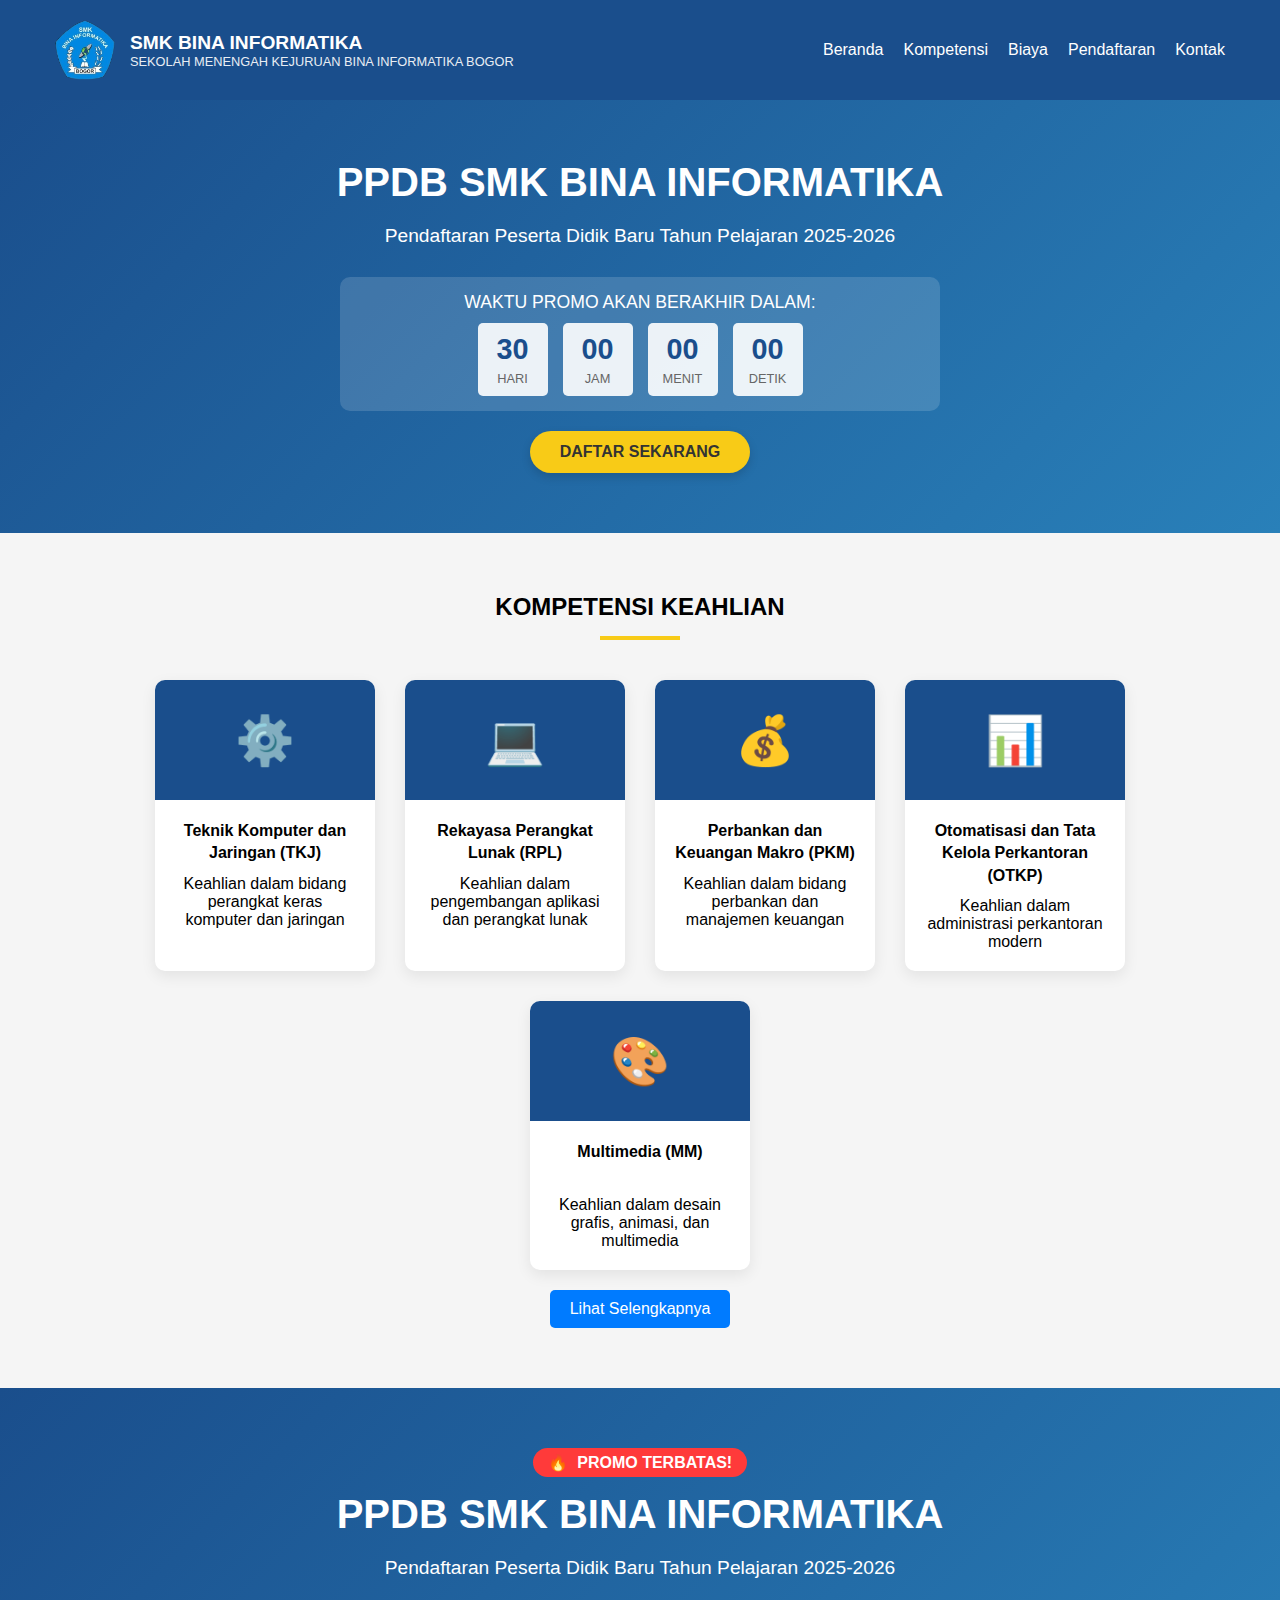
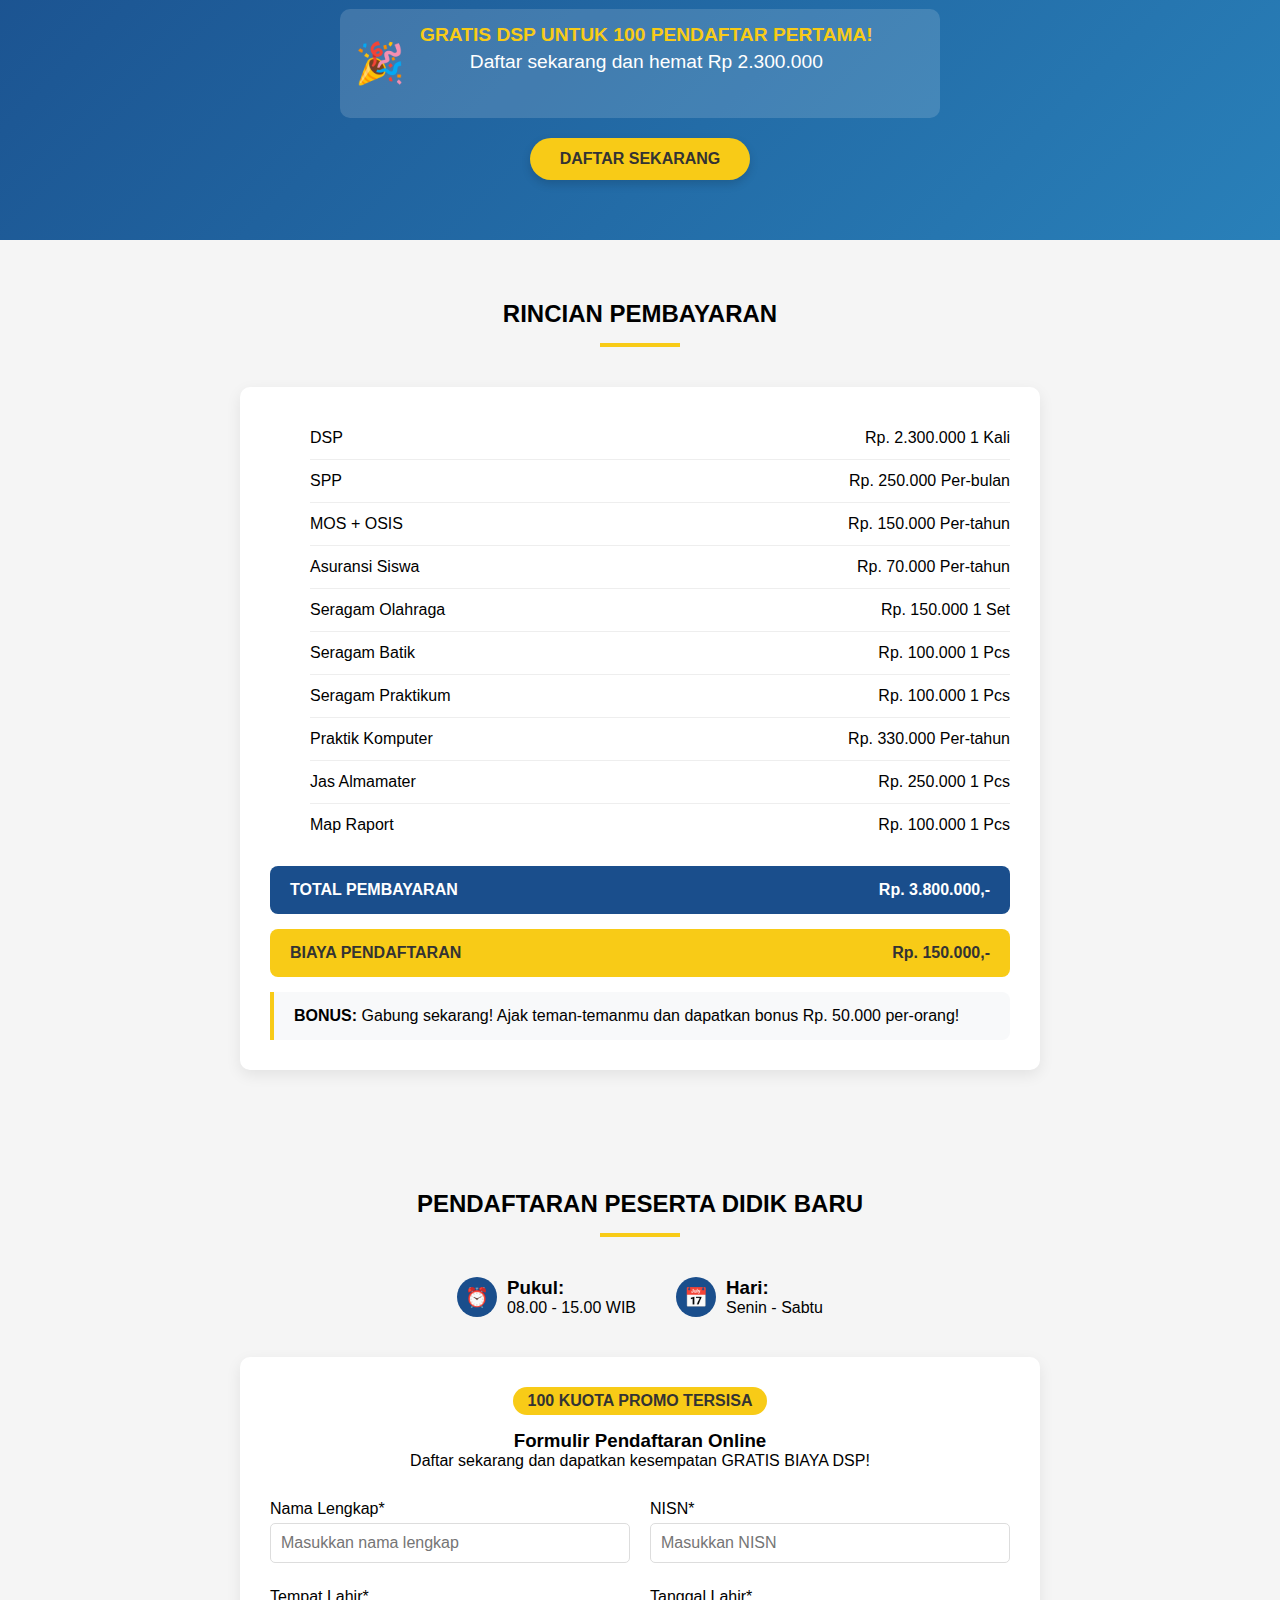
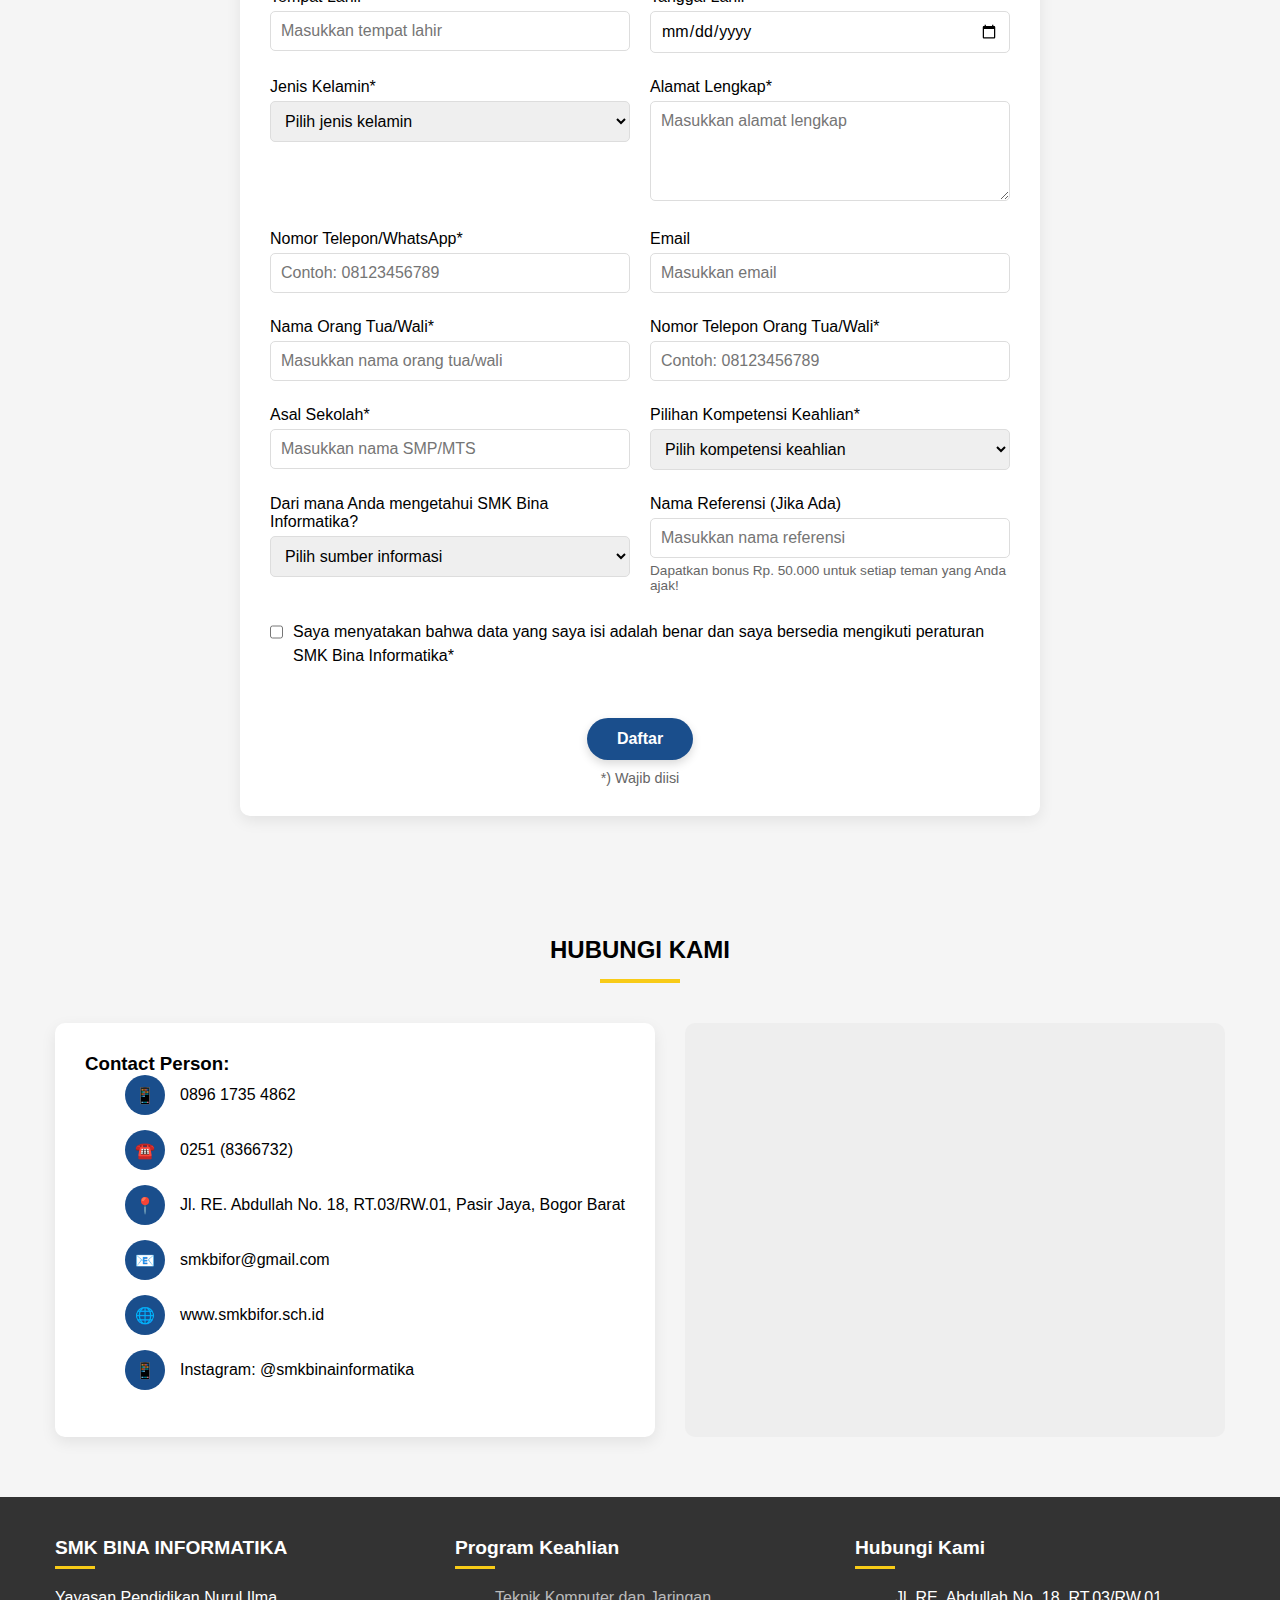
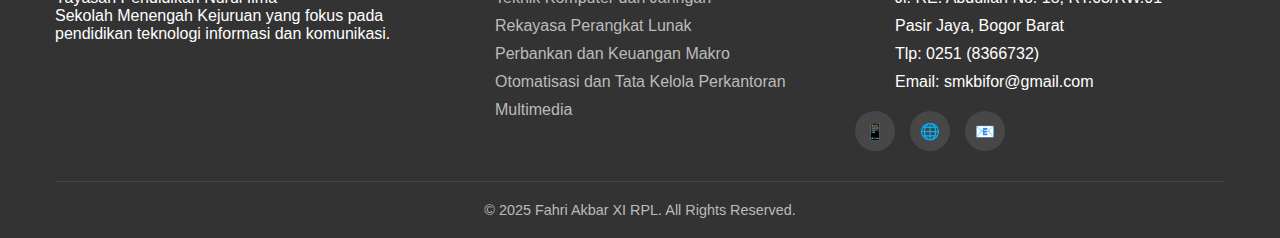
<file: index.html>
<!DOCTYPE html>
<html lang="id">
<head>
    <meta charset="UTF-8" />
    <meta name="viewport" content="width=device-width, initial-scale=1.0" />
    <title>SMK Bina Informatika Bogor - PPDB 2025/2026</title>
    <link rel="stylesheet" href="style.css" />
</head>
<body>
    <header>
        <div class="container header-content">
            <div class="logo-container">
                <div class="logo">
                    <img src="logo.png" alt="logo" style="width: 60px; height: auto" />
                </div>
                <div>
                    <div class="school-name">
                        SMK BINA INFORMATIKA
                    </div>
                    <div class="school-full-name">
                        SEKOLAH MENENGAH KEJURUAN BINA INFORMATIKA BOGOR
                    </div>
                </div>
            </div>
            <nav>
                <div class="menu-toggle">
                    <span></span>
                    <span></span>
                    <span></span>
                </div>
                <ul>
                    <li><a href="#beranda">Beranda</a></li>
                    <li><a href="#kompetensi">Kompetensi</a></li>
                    <li><a href="#biaya">Biaya</a></li>
                    <li><a href="#pendaftaran">Pendaftaran</a></li>
                    <li><a href="#kontak">Kontak</a></li>
                </ul>
            </nav>
        </div>
    </header>

    <section class="hero" id="beranda">
        <div class="container">
            <h1>PPDB SMK BINA INFORMATIKA</h1>
            <p>
                Pendaftaran Peserta Didik Baru Tahun Pelajaran 2025-2026
            </p>
            <a href="#pendaftaran" class="cta-button">DAFTAR SEKARANG</a>
        </div>
    </section>

    <section class="section" id="kompetensi">
        <div class="container">
            <h2 class="section-title">KOMPETENSI KEAHLIAN</h2>
            <div class="competencies">
                <div class="competency-card">
                    <div class="competency-icon">
                        ⚙️
                    </div>
                    <div class="competency-content">
                        <h3>Teknik Komputer dan Jaringan (TKJ)</h3>
                        <p>
                            Keahlian dalam bidang perangkat keras komputer dan jaringan
                        </p>
                    </div>
                </div>
                <div class="competency-card">
                    <div class="competency-icon">
                        💻
                    </div>
                    <div class="competency-content">
                        <h3>Rekayasa Perangkat Lunak (RPL)</h3>
                        <p>
                            Keahlian dalam pengembangan aplikasi dan perangkat lunak
                        </p>
                    </div>
                </div>
                <div class="competency-card">
                    <div class="competency-icon">
                        💰
                    </div>
                    <div class="competency-content">
                        <h3>Perbankan dan Keuangan Makro (PKM)</h3>
                        <p>
                            Keahlian dalam bidang perbankan dan manajemen keuangan
                        </p>
                    </div>
                </div>
                <div class="competency-card">
                    <div class="competency-icon">
                        📊
                    </div>
                    <div class="competency-content">
                        <h3>Otomatisasi dan Tata Kelola Perkantoran (OTKP)</h3>
                        <p>
                            Keahlian dalam administrasi perkantoran modern
                        </p>
                    </div>
                </div>
                <div class="competency-card">
                    <div class="competency-icon">
                        🎨
                    </div>
                    <div class="competency-content">
                        <h3>Multimedia (MM)</h3>
                        <p>
                            Keahlian dalam desain grafis, animasi, dan multimedia
                        </p>
                    </div>
                </div>
            </div>
            <div class="tombol-tengah">
                <a href="kompetensi.html" class="btn">Lihat Selengkapnya</a>
            </div>
        </div>
    </section>

    <section class="hero" id="beranda">
        <div class="container">
            <div class="promo-badge">
                PROMO TERBATAS!
            </div>
            <h1>PPDB SMK BINA INFORMATIKA</h1>
            <p>
                Pendaftaran Peserta Didik Baru Tahun Pelajaran 2025-2026
            </p>
            <div class="promo-event">
                <div class="promo-icon">
                    🎉
                </div>
                <div class="promo-text">
                    <h3>GRATIS DSP UNTUK 100 PENDAFTAR PERTAMA!</h3>
                    <p>
                        Daftar sekarang dan hemat Rp 2.300.000
                    </p>
                </div>
            </div>
            <a href="#pendaftaran" class="cta-button">DAFTAR SEKARANG</a>
        </div>
    </section>

    <section class="section" id="biaya">
        <div class="container">
            <h2 class="section-title">RINCIAN PEMBAYARAN</h2>
            <div class="payment-info">
                <ul class="payment-list">
                    <li>
                        <span class="payment-name">DSP</span>
                        <span class="payment-amount">Rp. 2.300.000 1 Kali</span>
                    </li>
                    <li>
                        <span class="payment-name">SPP</span>
                        <span class="payment-amount">Rp. 250.000 Per-bulan</span>
                    </li>
                    <li>
                        <span class="payment-name">MOS + OSIS</span>
                        <span class="payment-amount">Rp. 150.000 Per-tahun</span>
                    </li>
                    <li>
                        <span class="payment-name">Asuransi Siswa</span>
                        <span class="payment-amount">Rp. 70.000 Per-tahun</span>
                    </li>
                    <li>
                        <span class="payment-name">Seragam Olahraga</span>
                        <span class="payment-amount">Rp. 150.000 1 Set</span>
                    </li>
                    <li>
                        <span class="payment-name">Seragam Batik</span>
                        <span class="payment-amount">Rp. 100.000 1 Pcs</span>
                    </li>
                    <li>
                        <span class="payment-name">Seragam Praktikum</span>
                        <span class="payment-amount">Rp. 100.000 1 Pcs</span>
                    </li>
                    <li>
                        <span class="payment-name">Praktik Komputer</span>
                        <span class="payment-amount">Rp. 330.000 Per-tahun</span>
                    </li>
                    <li>
                        <span class="payment-name">Jas Almamater</span>
                        <span class="payment-amount">Rp. 250.000 1 Pcs</span>
                    </li>
                    <li>
                        <span class="payment-name">Map Raport</span>
                        <span class="payment-amount">Rp. 100.000 1 Pcs</span>
                    </li>
                </ul>
                <div class="payment-total">
                    <span>TOTAL PEMBAYARAN</span>
                    <span>Rp. 3.800.000,-</span>
                </div>
                <div class="registration-fee">
                    <span>BIAYA PENDAFTARAN</span>
                    <span>Rp. 150.000,-</span>
                </div>
                <div class="bonus-info">
                    <strong>BONUS:</strong> Gabung sekarang! Ajak teman-temanmu dan
                    dapatkan bonus Rp. 50.000 per-orang!
                </div>
            </div>
        </div>
    </section>

    <section class="section" id="pendaftaran">
        <div class="container">
            <h2 class="section-title">PENDAFTARAN PESERTA DIDIK BARU</h2>

            <div class="registration-time">
                <div class="time-info">
                    <div class="time-icon">
                        ⏰
                    </div>
                    <div>
                        <h3>Pukul:</h3>
                        <p>
                            08.00 - 15.00 WIB
                        </p>
                    </div>
                </div>
                <div class="time-info">
                    <div class="time-icon">
                        📅
                    </div>
                    <div>
                        <h3>Hari:</h3>
                        <p>
                            Senin - Sabtu
                        </p>
                    </div>
                </div>
            </div>

            <div class="registration-form-container">
                <div class="form-header">
                    <div class="form-badge">
                        100 KUOTA PROMO TERSISA
                    </div>
                    <h3>Formulir Pendaftaran Online</h3>
                    <p>
                        Daftar sekarang dan dapatkan kesempatan GRATIS BIAYA DSP!
                    </p>
                </div>

                <form
                    id="registrationForm"
                    class="registration-form"
                    action="#"
                    method="post"
                    >
                    <div class="form-group">
                        <label for="fullName">Nama Lengkap*</label>
                        <input
                        type="text"
                        id="fullName"
                        name="fullName"
                        placeholder="Masukkan nama lengkap"
                        required
                        />
                    </div>

                    <div class="form-group">
                        <label for="nisn">NISN*</label>
                        <input
                        type="text"
                        id="nisn"
                        name="nisn"
                        placeholder="Masukkan NISN"
                        required
                        />
                    </div>

                    <div class="form-group">
                        <label for="birthPlace">Tempat Lahir*</label>
                        <input
                        type="text"
                        id="birthPlace"
                        name="birthPlace"
                        placeholder="Masukkan tempat lahir"
                        required
                        />
                    </div>

                    <div class="form-group">
                        <label for="birthDate">Tanggal Lahir*</label>
                        <input type="date" id="birthDate" name="birthDate" required />
                    </div>

                    <div class="form-group">
                        <label for="gender">Jenis Kelamin*</label>
                        <select id="gender" name="gender" required>
                            <option value="">Pilih jenis kelamin</option>
                            <option value="male">Laki-laki</option>
                            <option value="female">Perempuan</option>
                        </select>
                    </div>

                    <div class="form-group">
                        <label for="address">Alamat Lengkap*</label>
                        <textarea
                            id="address"
                            name="address"
                            placeholder="Masukkan alamat lengkap"
                            required
                            ></textarea>
                    </div>

                    <div class="form-group">
                        <label for="phoneNumber">Nomor Telepon/WhatsApp*</label>
                        <input
                        type="tel"
                        id="phoneNumber"
                        name="phoneNumber"
                        placeholder="Contoh: 08123456789"
                        required
                        />
                    </div>

                    <div class="form-group">
                        <label for="email">Email</label>
                        <input
                        type="email"
                        id="email"
                        name="email"
                        placeholder="Masukkan email"
                        />
                    </div>

                    <div class="form-group">
                        <label for="parentName">Nama Orang Tua/Wali*</label>
                        <input
                        type="text"
                        id="parentName"
                        name="parentName"
                        placeholder="Masukkan nama orang tua/wali"
                        required
                        />
                    </div>

                    <div class="form-group">
                        <label for="parentPhone">Nomor Telepon Orang Tua/Wali*</label>
                        <input
                        type="tel"
                        id="parentPhone"
                        name="parentPhone"
                        placeholder="Contoh: 08123456789"
                        required
                        />
                    </div>

                    <div class="form-group">
                        <label for="school">Asal Sekolah*</label>
                        <input
                        type="text"
                        id="school"
                        name="school"
                        placeholder="Masukkan nama SMP/MTS"
                        required
                        />
                    </div>

                    <div class="form-group">
                        <label for="competency">Pilihan Kompetensi Keahlian*</label>
                        <select id="competency" name="competency" required>
                            <option value="">Pilih kompetensi keahlian</option>
                            <option value="TKJ">Teknik Komputer dan Jaringan (TKJ)</option>
                            <option value="RPL">Rekayasa Perangkat Lunak (RPL)</option>
                            <option value="PKM">Perbankan dan Keuangan Makro (PKM)</option>
                            <option value="OTKP">
                                Otomatisasi dan Tata Kelola Perkantoran (OTKP)
                            </option>
                            <option value="MM">Multimedia (MM)</option>
                        </select>
                    </div>

                    <div class="form-group">
                        <label for="referral"
                            >Dari mana Anda mengetahui SMK Bina Informatika?</label
                        >
                        <select id="referral" name="referral">
                            <option value="">Pilih sumber informasi</option>
                            <option value="mediaSosial">Media Sosial</option>
                            <option value="Teman">Teman/Keluarga</option>
                            <option value="Website">Website</option>
                            <option value="Brosur">Brosur</option>
                            <option value="Lainnya">Lainnya</option>
                        </select>
                    </div>

                    <div class="form-group">
                        <label for="referralName">Nama Referensi (Jika Ada)</label>
                        <input
                        type="text"
                        id="referralName"
                        name="referralName"
                        placeholder="Masukkan nama referensi"
                        />
                        <small
                            >Dapatkan bonus Rp. 50.000 untuk setiap teman yang Anda
                            ajak!</small
                        >
                    </div>

                    <div class="form-group form-checkbox">
                        <input type="checkbox" id="agreement" name="agreement" required />
                        <label for="agreement"
                            >Saya menyatakan bahwa data yang saya isi adalah benar dan saya
                            bersedia mengikuti peraturan SMK Bina Informatika*</label
                        >
                    </div>

                    <div class="form-submit">
                        <button type="submit" class="submit-button">Daftar
                        </button>
                        <p class="required-field">
                            *) Wajib diisi
                        </p>
                    </div>
                </form>
            </div>
        </div>
    </section>

    <section class="section" id="kontak">
        <div class="container">
            <h2 class="section-title">HUBUNGI KAMI</h2>
            <div class="contact-container">
                <div class="contact-info">
                    <h3>Contact Person:</h3>
                    <ul class="contact-list">
                        <li>
                            <div class="contact-icon">
                                📱
                            </div>
                            <div>
                                <p>
                                    <a href="https://wa.me/62 89617354862">0896 1735 4862</a>
                                </p>
                            </div>
                        </li>
                        <li>
                            <div class="contact-icon">
                                ☎️
                            </div>
                            <div>
                                <p>
                                    <a href="https://wa.me/02518366732">0251 (8366732)</a>
                                </p>
                            </div>
                        </li>
                        <li>
                            <div class="contact-icon">
                                📍
                            </div>
                            <div>
                                <p>
                                    Jl. RE. Abdullah No. 18, RT.03/RW.01, Pasir Jaya, Bogor
                                    Barat
                                </p>
                            </div>
                        </li>
                        <li>
                            <div class="contact-icon">
                                📧
                            </div>
                            <div>
                                <p>
                                    <a href="mailto:smkbifor@gmail.com">smkbifor@gmail.com</a>
                                </p>
                            </div>
                        </li>
                        <li>
                            <div class="contact-icon">
                                🌐
                            </div>
                            <div>
                                <p>
                                    <a href="http://www.smkbifor.sch.id">www.smkbifor.sch.id</a>
                                </p>
                            </div>
                        </li>
                        <li>
                            <div class="contact-icon">
                                📱
                            </div>
                            <div>
                                <p>
                                    <a href="https://www.instagram.com/smkbinainformatika/"
                                        >Instagram: @smkbinainformatika</a
                                    >
                                </p>
                            </div>
                        </li>
                    </ul>
                </div>
                <div class="map">
                    <iframe
                        src="https://www.google.com/maps/embed?pb=!1m18!1m12!1m3!1d3963.3879465766718!2d106.77669307356017!3d-6.598614564501537!2m3!1f0!2f0!3f0!3m2!1i1024!2i768!4f13.1!3m3!1m2!1s0x2e69c5a582fd19a1%3A0xc9625c2e1b855a16!2sJl.%20Re.%20Abdullah%2C%20Kec.%20Bogor%20Bar.%2C%20Kota%20Bogor%2C%20Jawa%20Barat!5e0!3m2!1sid!2sid!4v1746514543627!5m2!1sid!2sid"
                        width="100%"
                        height="100%"
                        style="border: 0"
                        allowfullscreen=""
                        loading="lazy"
                        referrerpolicy="no-referrer-when-downgrade"
                        ></iframe>
                </div>
            </div>
        </div>
    </section>

    <footer>
        <div class="container">
            <div class="footer-content">
                <div class="footer-column">
                    <h3>SMK BINA INFORMATIKA</h3>
                    <p>
                        Yayasan Pendidikan Nurul Ilma
                    </p>
                    <p>
                        Sekolah Menengah Kejuruan yang fokus pada pendidikan teknologi
                        informasi dan komunikasi.
                    </p>
                </div>
                <div class="footer-column">
                    <h3>Program Keahlian</h3>
                    <ul>
                        <li><a href="#">Teknik Komputer dan Jaringan</a></li>
                        <li><a href="#">Rekayasa Perangkat Lunak</a></li>
                        <li><a href="#">Perbankan dan Keuangan Makro</a></li>
                        <li><a href="#">Otomatisasi dan Tata Kelola Perkantoran</a></li>
                        <li><a href="#">Multimedia</a></li>
                    </ul>
                </div>
                <div class="footer-column">
                    <h3>Hubungi Kami</h3>
                    <ul>
                        <li>Jl. RE. Abdullah No. 18, RT.03/RW.01</li>
                        <li>Pasir Jaya, Bogor Barat</li>
                        <li>Tlp: 0251 (8366732)</li>
                        <li>Email: smkbifor@gmail.com</li>
                    </ul>
                    <div class="social-links">
                        <a href="https://wa.me/6285280358161" class="social-icon">📱</a>
                        <a href="http://www.smkbifor.sch.id" class="social-icon">🌐</a>
                        <a href="mailto:smkbifor@gmail.com" class="social-icon">📧</a>
                    </div>
                </div>
            </div>
            <div class="copyright">
                &copy; 2025 Fahri Akbar XI RPL. All Rights Reserved.
            </div>
        </div>
    </footer>
    <script src="script.js"></script>
</body>
</html>
</file>
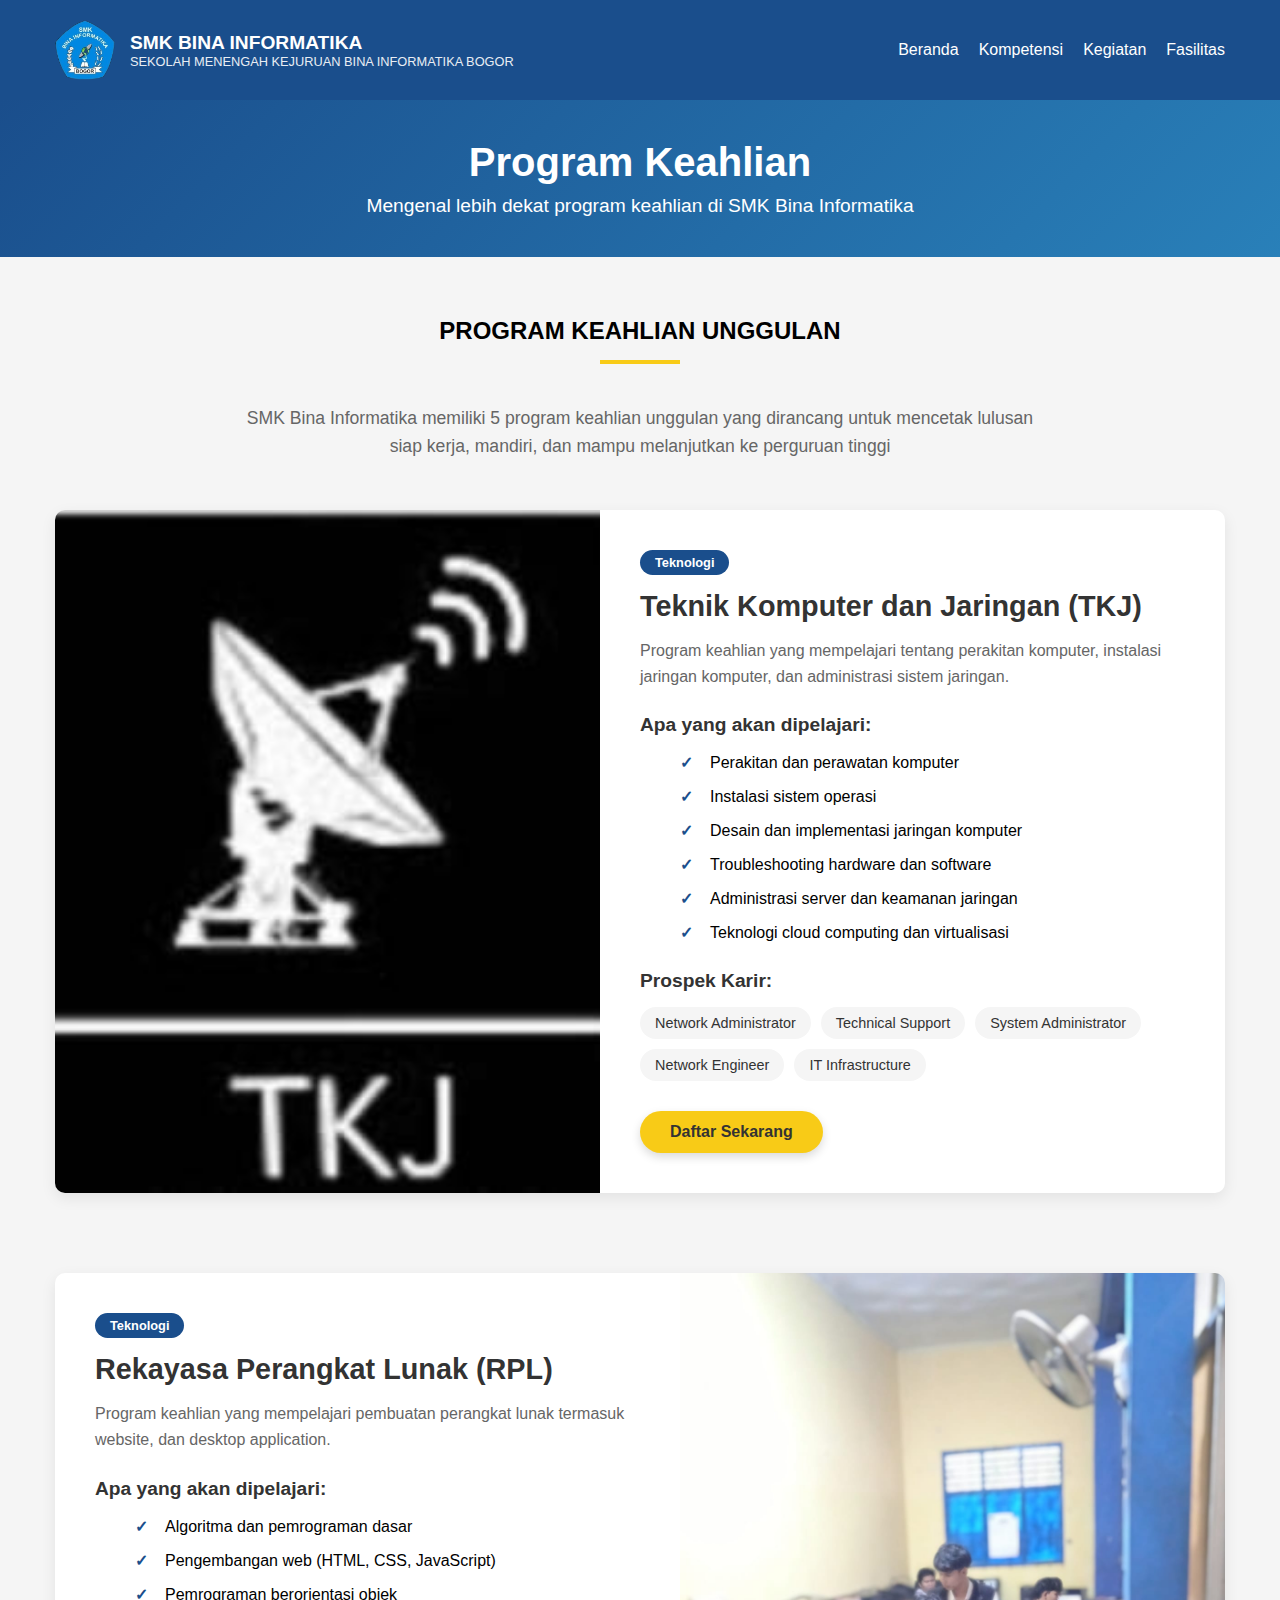
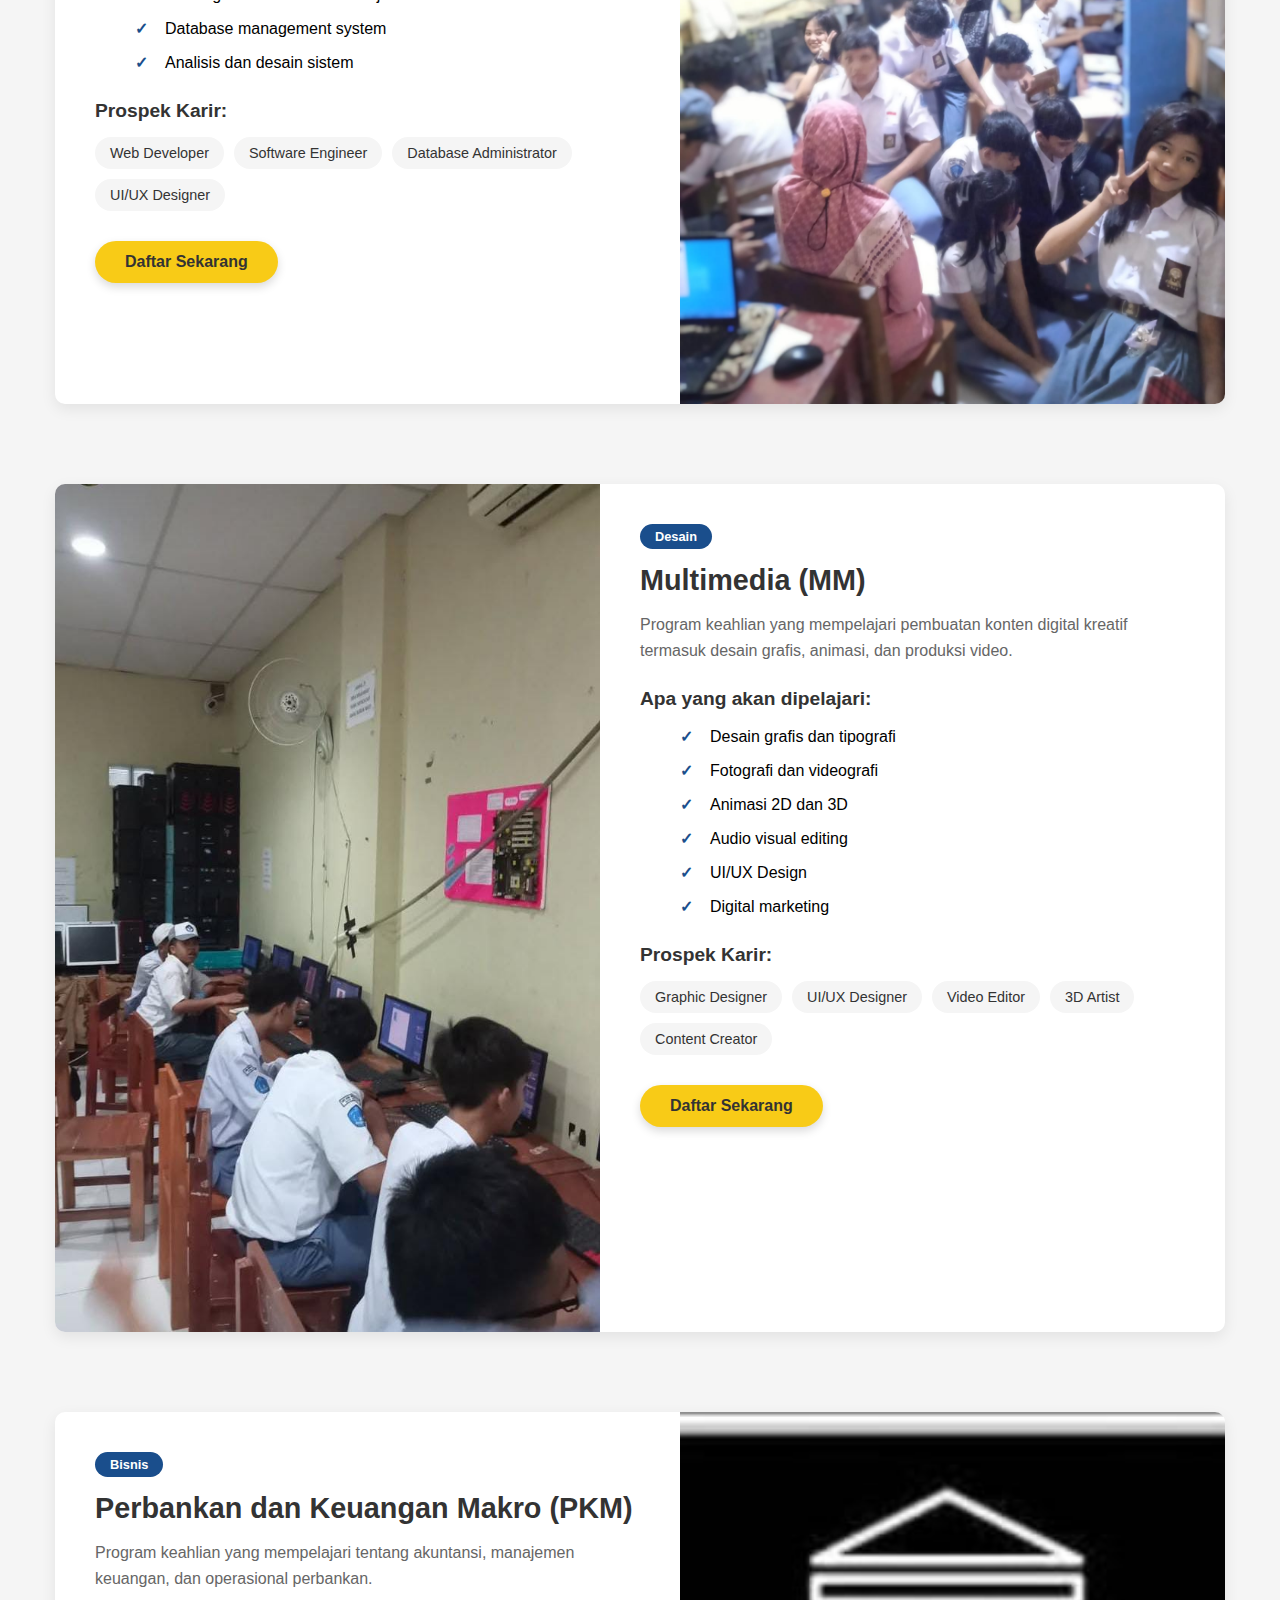
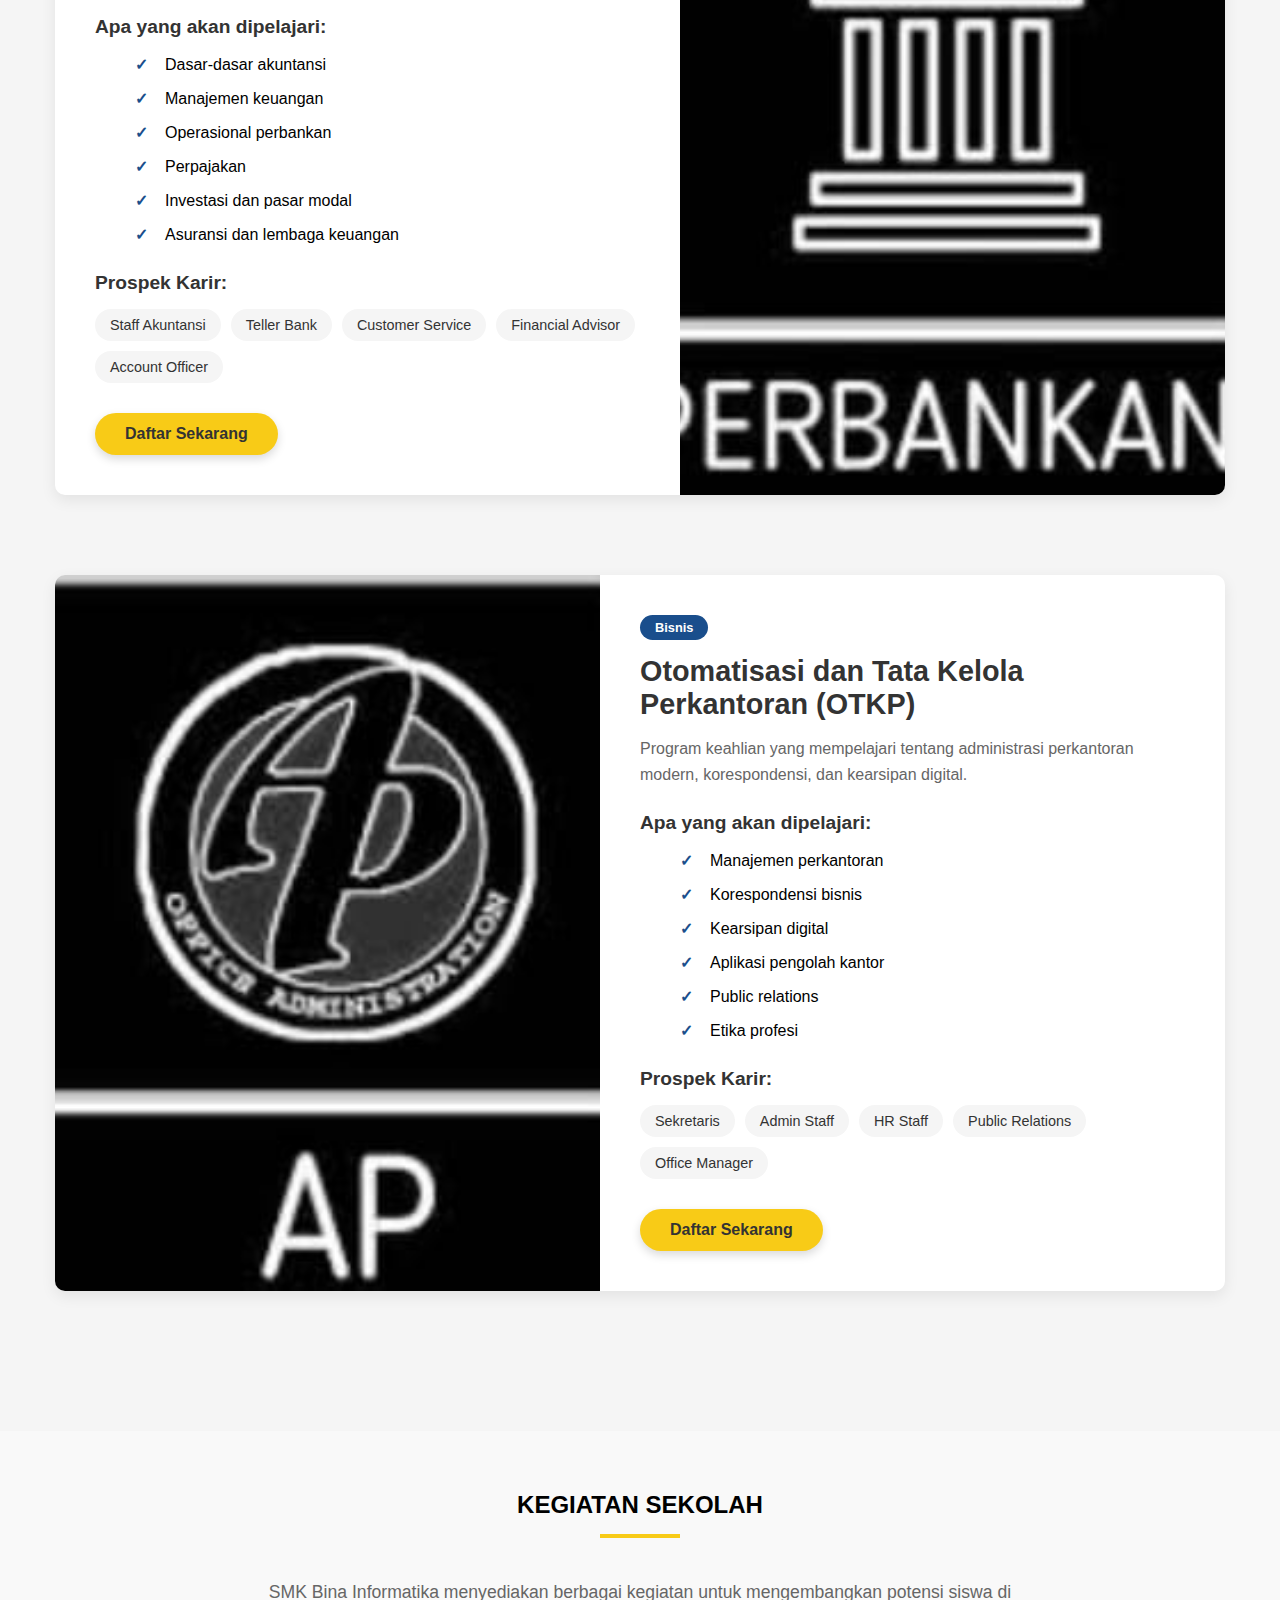
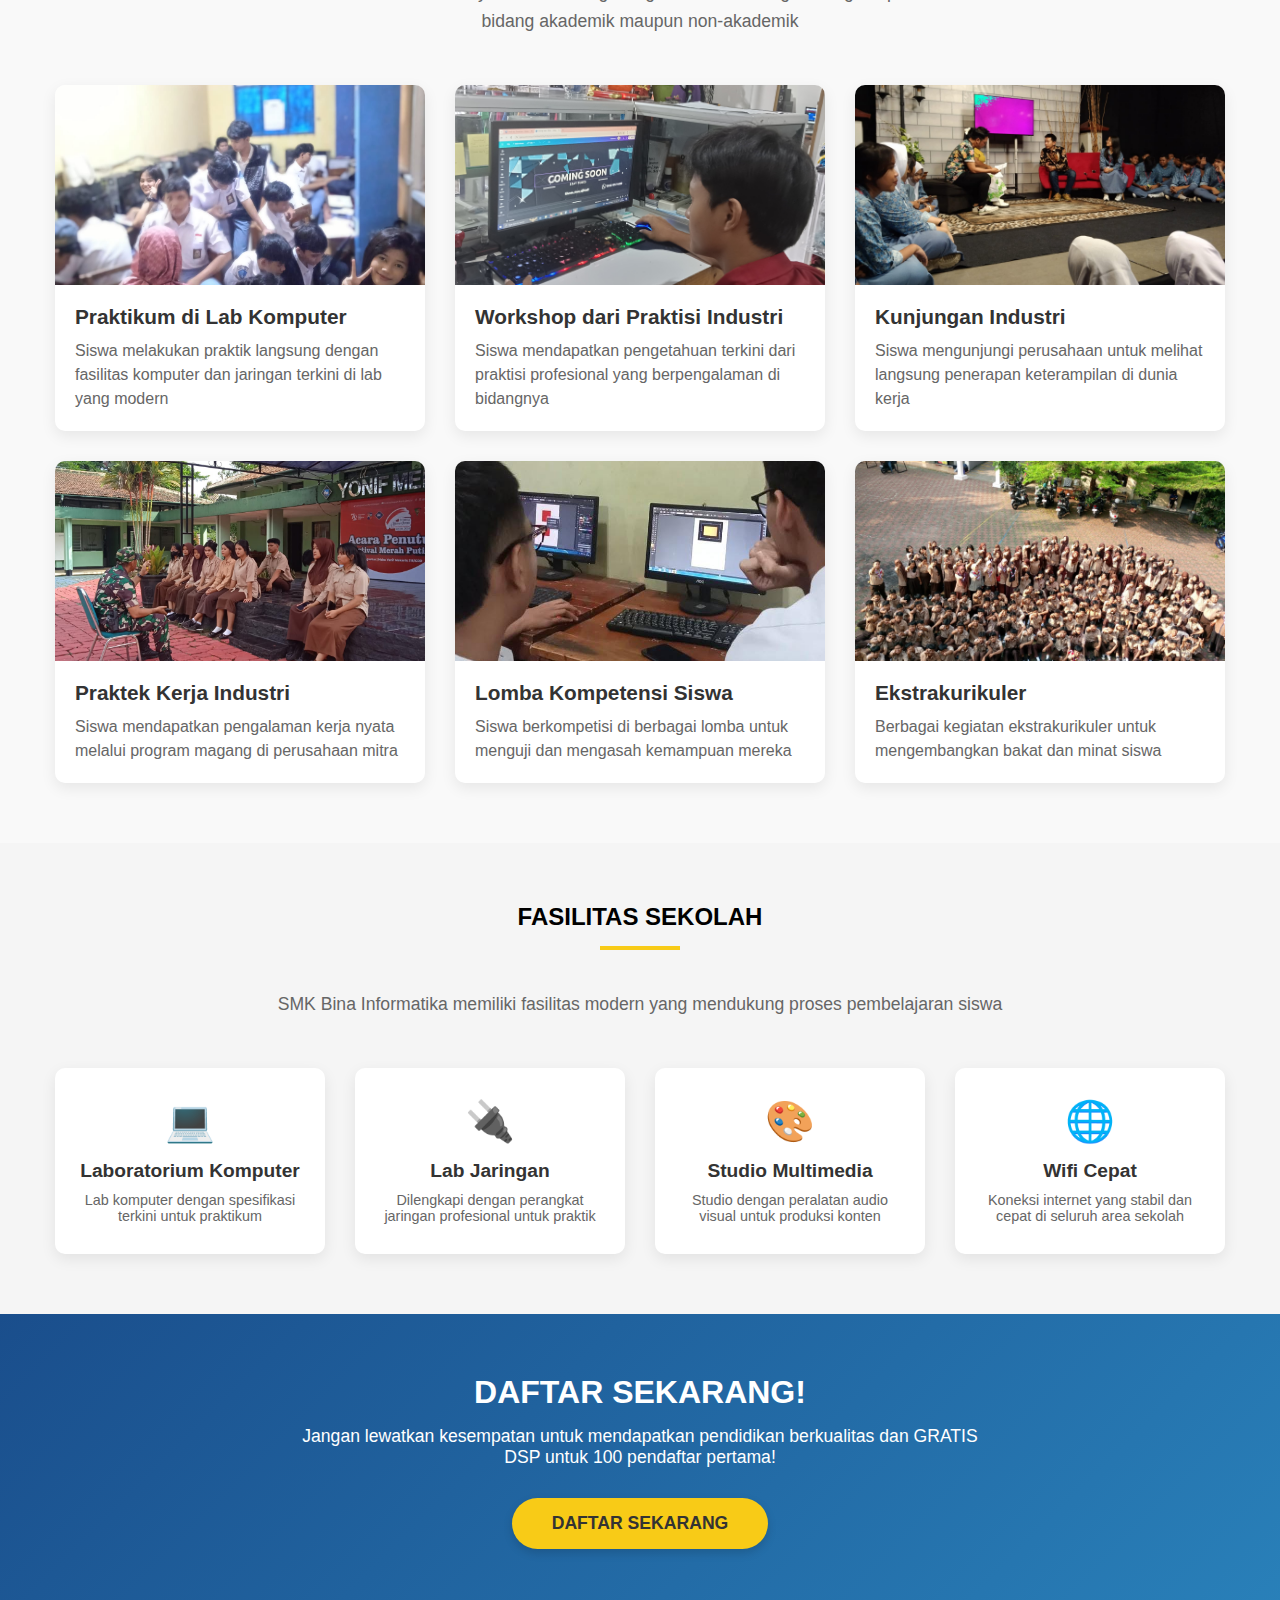
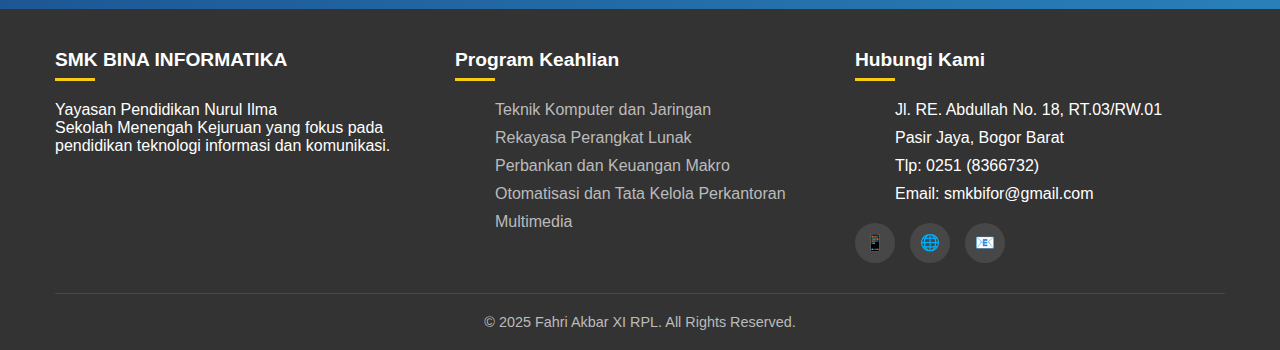
<file: kompetensi.html>
<!DOCTYPE html>
<html lang="id">
<head>
    <meta charset="UTF-8" />
    <meta name="viewport" content="width=device-width, initial-scale=1.0" />
    <title>Kompetensi Keahlian - SMK Bina Informatika Bogor</title>
    <link rel="stylesheet" href="style.css" />
    <link rel="stylesheet" href="kompetensi.css" />
</head>
<body>
    <header>
        <div class="container header-content">
            <div class="logo-container">
                <div class="logo">
                    <img src="logo.png" alt="logo" style="width: 60px; height: auto" />
                </div>
                <div>
                    <div class="school-name">
                        SMK BINA INFORMATIKA
                    </div>
                    <div class="school-full-name">
                        SEKOLAH MENENGAH KEJURUAN BINA INFORMATIKA BOGOR
                    </div>
                </div>
            </div>
            <nav>
                <div class="menu-toggle">
                    <span></span>
                    <span></span>
                    <span></span>
                </div>
                <ul>
                    <li><a href="index.html">Beranda</a></li>
                    <li><a href="#kompetensi">Kompetensi</a></li>
                    <li><a href="#kegiatan">Kegiatan</a></li>
                    <li><a href="#fasilitas">Fasilitas</a></li>
                </ul>
            </nav>
        </div>
    </header>

    <div class="page-banner">
        <div class="container">
            <h1>Program Keahlian</h1>
            <p>
                Mengenal lebih dekat program keahlian di SMK Bina Informatika
            </p>
        </div>
    </div>

    <section class="section" id="kompetensi">
        <div class="container">
            <h2 class="section-title">PROGRAM KEAHLIAN UNGGULAN</h2>
            <p class="section-description">
                SMK Bina Informatika memiliki 5 program keahlian unggulan yang
                dirancang untuk mencetak lulusan siap kerja, mandiri, dan mampu
                melanjutkan ke perguruan tinggi
            </p>

            <!-- TKJ Section -->
            <div class="competency-detail">
                <div class="competency-image">
                    <img
                    src="tkj.jpg"
                    alt="Teknik Komputer dan Jaringan"
                    />
                </div>
                <div class="competency-info">
                    <div class="competency-tag">
                        Teknologi
                    </div>
                    <h3>Teknik Komputer dan Jaringan (TKJ)</h3>
                    <p>
                        Program keahlian yang mempelajari tentang perakitan komputer,
                        instalasi jaringan komputer, dan administrasi sistem jaringan.
                    </p>

                    <h4>Apa yang akan dipelajari:</h4>
                    <ul class="feature-list">
                        <li>Perakitan dan perawatan komputer</li>
                        <li>Instalasi sistem operasi</li>
                        <li>Desain dan implementasi jaringan komputer</li>
                        <li>Troubleshooting hardware dan software</li>
                        <li>Administrasi server dan keamanan jaringan</li>
                        <li>Teknologi cloud computing dan virtualisasi</li>
                    </ul>

                    <h4>Prospek Karir:</h4>
                    <div class="career-prospects">
                        <span>Network Administrator</span>
                        <span>Technical Support</span>
                        <span>System Administrator</span>
                        <span>Network Engineer</span>
                        <span>IT Infrastructure</span>
                    </div>

                    <a href="index.html#pendaftaran" class="cta-button"
                        >Daftar Sekarang</a
                    >
                </div>
            </div>

            <!-- RPL Section -->
            <div class="competency-detail reverse">
                <div class="competency-image">
                    <img src="rpl.jpg" alt="Rekayasa Perangkat Lunak" />
                </div>
                <div class="competency-info">
                    <div class="competency-tag">
                        Teknologi
                    </div>
                    <h3>Rekayasa Perangkat Lunak (RPL)</h3>
                    <p>
                        Program keahlian yang mempelajari pembuatan perangkat lunak
                        termasuk website, dan desktop application.
                    </p>

                    <h4>Apa yang akan dipelajari:</h4>
                    <ul class="feature-list">
                        <li>Algoritma dan pemrograman dasar</li>
                        <li>Pengembangan web (HTML, CSS, JavaScript)</li>
                        <li>Pemrograman berorientasi objek</li>
                        <li>Database management system</li>
                        <li>Analisis dan desain sistem</li>
                    </ul>

                    <h4>Prospek Karir:</h4>
                    <div class="career-prospects">
                        <span>Web Developer</span>
                        <span>Software Engineer</span>
                        <span>Database Administrator</span>
                        <span>UI/UX Designer</span>
                    </div>

                    <a href="index.html#pendaftaran" class="cta-button"
                        >Daftar Sekarang</a
                    >
                </div>
            </div>

            <!-- MM Section -->
            <div class="competency-detail">
                <div class="competency-image">
                    <img src="mm.jpg" alt="Multimedia" />
                </div>
                <div class="competency-info">
                    <div class="competency-tag">
                        Desain
                    </div>
                    <h3>Multimedia (MM)</h3>
                    <p>
                        Program keahlian yang mempelajari pembuatan konten digital kreatif
                        termasuk desain grafis, animasi, dan produksi video.
                    </p>

                    <h4>Apa yang akan dipelajari:</h4>
                    <ul class="feature-list">
                        <li>Desain grafis dan tipografi</li>
                        <li>Fotografi dan videografi</li>
                        <li>Animasi 2D dan 3D</li>
                        <li>Audio visual editing</li>
                        <li>UI/UX Design</li>
                        <li>Digital marketing</li>
                    </ul>

                    <h4>Prospek Karir:</h4>
                    <div class="career-prospects">
                        <span>Graphic Designer</span>
                        <span>UI/UX Designer</span>
                        <span>Video Editor</span>
                        <span>3D Artist</span>
                        <span>Content Creator</span>
                    </div>

                    <a href="index.html#pendaftaran" class="cta-button"
                        >Daftar Sekarang</a
                    >
                </div>
            </div>

            <!-- PKM Section -->
            <div class="competency-detail reverse">
                <div class="competency-image">
                    <img
                    src="pkm.jpg"
                    alt="Perbankan dan Keuangan Makro"
                    />
                </div>
                <div class="competency-info">
                    <div class="competency-tag">
                        Bisnis
                    </div>
                    <h3>Perbankan dan Keuangan Makro (PKM)</h3>
                    <p>
                        Program keahlian yang mempelajari tentang akuntansi, manajemen
                        keuangan, dan operasional perbankan.
                    </p>

                    <h4>Apa yang akan dipelajari:</h4>
                    <ul class="feature-list">
                        <li>Dasar-dasar akuntansi</li>
                        <li>Manajemen keuangan</li>
                        <li>Operasional perbankan</li>
                        <li>Perpajakan</li>
                        <li>Investasi dan pasar modal</li>
                        <li>Asuransi dan lembaga keuangan</li>
                    </ul>

                    <h4>Prospek Karir:</h4>
                    <div class="career-prospects">
                        <span>Staff Akuntansi</span>
                        <span>Teller Bank</span>
                        <span>Customer Service</span>
                        <span>Financial Advisor</span>
                        <span>Account Officer</span>
                    </div>

                    <a href="index.html#pendaftaran" class="cta-button"
                        >Daftar Sekarang</a
                    >
                </div>
            </div>

            <!-- OTKP Section -->
            <div class="competency-detail">
                <div class="competency-image">
                    <img
                    src="ap.jpg"
                    alt="Otomatisasi dan Tata Kelola Perkantoran"
                    />
                </div>
                <div class="competency-info">
                    <div class="competency-tag">
                        Bisnis
                    </div>
                    <h3>Otomatisasi dan Tata Kelola Perkantoran (OTKP)</h3>
                    <p>
                        Program keahlian yang mempelajari tentang administrasi perkantoran
                        modern, korespondensi, dan kearsipan digital.
                    </p>

                    <h4>Apa yang akan dipelajari:</h4>
                    <ul class="feature-list">
                        <li>Manajemen perkantoran</li>
                        <li>Korespondensi bisnis</li>
                        <li>Kearsipan digital</li>
                        <li>Aplikasi pengolah kantor</li>
                        <li>Public relations</li>
                        <li>Etika profesi</li>
                    </ul>

                    <h4>Prospek Karir:</h4>
                    <div class="career-prospects">
                        <span>Sekretaris</span>
                        <span>Admin Staff</span>
                        <span>HR Staff</span>
                        <span>Public Relations</span>
                        <span>Office Manager</span>
                    </div>

                    <a href="index.html#pendaftaran" class="cta-button"
                        >Daftar Sekarang</a
                    >
                </div>
            </div>
        </div>
    </section>

    <section class="section grey-bg" id="kegiatan">
        <div class="container">
            <h2 class="section-title">KEGIATAN SEKOLAH</h2>
            <p class="section-description">
                SMK Bina Informatika menyediakan berbagai kegiatan untuk mengembangkan
                potensi siswa di bidang akademik maupun non-akademik
            </p>

            <div class="activity-grid">
                <div class="activity-card">
                    <div class="activity-image">
                        <img src="rpl.jpg" alt="Praktikum di Lab Komputer" />
                    </div>
                    <div class="activity-content">
                        <h3>Praktikum di Lab Komputer</h3>
                        <p>
                            Siswa melakukan praktik langsung dengan fasilitas komputer dan
                            jaringan terkini di lab yang modern
                        </p>
                    </div>
                </div>

                <div class="activity-card">
                    <div class="activity-image">
                        <img src="pkl1.jpg" alt="Workshop Industri" />
                    </div>
                    <div class="activity-content">
                        <h3>Workshop dari Praktisi Industri</h3>
                        <p>
                            Siswa mendapatkan pengetahuan terkini dari praktisi profesional
                            yang berpengalaman di bidangnya
                        </p>
                    </div>
                </div>

                <div class="activity-card">
                    <div class="activity-image">
                        <img src="kunjungan industri.jpg" alt="Kunjungan Industri" />
                    </div>
                    <div class="activity-content">
                        <h3>Kunjungan Industri</h3>
                        <p>
                            Siswa mengunjungi perusahaan untuk melihat langsung penerapan
                            keterampilan di dunia kerja
                        </p>
                    </div>
                </div>

                <div class="activity-card">
                    <div class="activity-image">
                        <img src="pkl.jpg" alt="Magang Kerja" />
                    </div>
                    <div class="activity-content">
                        <h3>Praktek Kerja Industri</h3>
                        <p>
                            Siswa mendapatkan pengalaman kerja nyata melalui program magang
                            di perusahaan mitra
                        </p>
                    </div>
                </div>

                <div class="activity-card">
                    <div class="activity-image">
                        <img src="lomba.jpg" alt="Lomba Kompetensi" />
                    </div>
                    <div class="activity-content">
                        <h3>Lomba Kompetensi Siswa</h3>
                        <p>
                            Siswa berkompetisi di berbagai lomba untuk menguji dan mengasah
                            kemampuan mereka
                        </p>
                    </div>
                </div>

                <div class="activity-card">
                    <div class="activity-image">
                        <img src="ekskul.jpg" alt="Ekstrakurikuler" />
                    </div>
                    <div class="activity-content">
                        <h3>Ekstrakurikuler</h3>
                        <p>
                            Berbagai kegiatan ekstrakurikuler untuk mengembangkan bakat dan
                            minat siswa
                        </p>
                    </div>
                </div>
            </div>
        </div>
    </section>

    <section class="section" id="fasilitas">
        <div class="container">
            <h2 class="section-title">FASILITAS SEKOLAH</h2>
            <p class="section-description">
                SMK Bina Informatika memiliki fasilitas modern yang mendukung proses
                pembelajaran siswa
            </p>

            <div class="facilities-container">
                <div class="facility-item">
                    <div class="facility-icon">
                        💻
                    </div>
                    <h3>Laboratorium Komputer</h3>
                    <p>
                        Lab komputer dengan spesifikasi terkini untuk praktikum
                    </p>
                </div>

                <div class="facility-item">
                    <div class="facility-icon">
                        🔌
                    </div>
                    <h3>Lab Jaringan</h3>
                    <p>
                        Dilengkapi dengan perangkat jaringan profesional untuk praktik
                    </p>
                </div>

                <div class="facility-item">
                    <div class="facility-icon">
                        🎨
                    </div>
                    <h3>Studio Multimedia</h3>
                    <p>
                        Studio dengan peralatan audio visual untuk produksi konten
                    </p>
                </div>

                <div class="facility-item">
                    <div class="facility-icon">
                        🌐
                    </div>
                    <h3>Wifi Cepat</h3>
                    <p>
                        Koneksi internet yang stabil dan cepat di seluruh area sekolah
                    </p>
                </div>
            </div>
        </div>
    </section>

    <section class="cta-section">
        <div class="container">
            <div class="cta-content">
                <h2>DAFTAR SEKARANG!</h2>
                <p>
                    Jangan lewatkan kesempatan untuk mendapatkan pendidikan berkualitas
                    dan GRATIS DSP untuk 100 pendaftar pertama!
                </p>
                <a href="index.html#pendaftaran" class="cta-button large"
                    >DAFTAR SEKARANG</a
                >
            </div>
        </div>
    </section>

    <footer>
        <div class="container">
            <div class="footer-content">
                <div class="footer-column">
                    <h3>SMK BINA INFORMATIKA</h3>
                    <p>
                        Yayasan Pendidikan Nurul Ilma
                    </p>
                    <p>
                        Sekolah Menengah Kejuruan yang fokus pada pendidikan teknologi
                        informasi dan komunikasi.
                    </p>
                </div>
                <div class="footer-column">
                    <h3>Program Keahlian</h3>
                    <ul>
                        <li>
                            <a href="kompetensi.html#tkj">Teknik Komputer dan Jaringan</a>
                        </li>
                        <li>
                            <a href="kompetensi.html#rpl">Rekayasa Perangkat Lunak</a>
                        </li>
                        <li>
                            <a href="kompetensi.html#pkm">Perbankan dan Keuangan Makro</a>
                        </li>
                        <li>
                            <a href="kompetensi.html#otkp"
                                >Otomatisasi dan Tata Kelola Perkantoran</a
                            >
                        </li>
                        <li><a href="kompetensi.html#mm">Multimedia</a></li>
                    </ul>
                </div>
                <div class="footer-column">
                    <h3>Hubungi Kami</h3>
                    <ul>
                        <li>Jl. RE. Abdullah No. 18, RT.03/RW.01</li>
                        <li>Pasir Jaya, Bogor Barat</li>
                        <li>Tlp: 0251 (8366732)</li>
                        <li>Email: smkbifor@gmail.com</li>
                    </ul>
                    <div class="social-links">
                        <a href="https://wa.me/6289617354862" class="social-icon">📱</a>
                        <a href="http://www.smkbifor.sch.id" class="social-icon">🌐</a>
                        <a href="mailto:smkbifor@gmail.com" class="social-icon">📧</a>
                    </div>
                </div>
            </div>
            <div class="copyright">
                &copy; 2025 Fahri Akbar XI RPL. All Rights Reserved.
            </div>
        </div>
    </footer>
    <script>
        // Toggle menu hp
        const menuToggle = document.querySelector('.menu-toggle');
        const navMenu = document.querySelector('nav ul');

        menuToggle.addEventListener('click', () => {
            menuToggle.classList.toggle('active');
            navMenu.classList.toggle('active');
        });

        document.querySelectorAll('nav ul li a').forEach(link => {
            link.addEventListener('click', () => {
                menuToggle.classList.remove('active');
                navMenu.classList.remove('active');
            });
        });

        document.addEventListener('click', (e) => {
            if (!e.target.closest('nav') && navMenu.classList.contains('active')) {
                menuToggle.classList.remove('active');
                navMenu.classList.remove('active');
            }
        });
    </script>
</body>
</html>
</file>
<file: style.css>
:root {
    --primary: #1a4e8c;
    --secondary: #f8cb17;
    --light: #f5f5f5;
    --dark: #333333;
}

* {
    margin: 0;
    paddingpadding: 0;
    box-sizing: border-box;
    font-family: 'Segoe UI', Tahoma, Geneva, Verdana, sans-serif;
}

html {
    scroll-behavior: smooth;
}

a {
    text-decoration: none;
    color: inherit;
}

body {
    background-color: var(--light);
}

.container {
    max-width: 1200px;
    margin: 0 auto;
    padding: 0 15px;
}

header {
    background-color: var(--primary);
    color: white;
    padding: 20px 0;
    box-shadow: 0 2px 5px rgba(0,0,0,0.1);
}

.header-content {
    display: flex;
    justify-content: space-between;
    align-items: center;
}

.logo-container {
    display: flex;
    align-items: center;
}

.logo {
    width: 60px;
    height: 60px;
    margin-right: 15px;
    border-radius: 50%;
}

.school-name {
    font-size: 1.2rem;
    font-weight: bold;
}

.school-full-name {
    font-size: 0.8rem;
    opacity: 0.9;
}

/* Navigasi */
nav {
    position: relative;
}

.menu-toggle {
    display: none;
    flex-direction: column;
    justify-content: space-between;
    width: 30px;
    height: 21px;
    cursor: pointer;
}

.menu-toggle span {
    height: 3px;
    width: 100%;
    background-color: white;
    border-radius: 2px;
    transition: all 0.3s ease;
}

nav ul {
    display: flex;
    list-style: none;
}

nav ul li {
    margin-left: 20px;
}

nav ul li a {
    color: white;
    text-decoration: none;
    font-weight: 500;
    transition: all 0.3s ease;
}

nav ul li a:hover {
    color: var(--secondary);
}

.hero {
    background: linear-gradient(135deg, var(--primary) 0%, #2980b9 100%);
    color: white;
    padding: 60px 0;
    text-align: center;
}

.hero h1 {
    font-size: 2.5rem;
    margin-bottom: 20px;
}

.hero p {
    font-size: 1.2rem;
    max-width: 800px;
    margin: 0 auto 30px;
}

.cta-button {
    display: inline-block;
    background-color: var(--secondary);
    color: var(--dark);
    padding: 12px 30px;
    border-radius: 50px;
    text-decoration: none;
    font-weight: bold;
    transition: all 0.3s ease;
    box-shadow: 0 4px 10px rgba(0,0,0,0.15);
}

.cta-button:hover {
    transform: translateY(-3px);
    box-shadow: 0 6px 15px rgba(0,0,0,0.2);
}

.section {
    padding: 60px 0;
}

.section-title {
    text-align: center;
    margin-bottom: 40px;
    position: relative;
}

.section-title:after {
    content: '';
    display: block;
    width: 80px;
    height: 4px;
    background-color: var(--secondary);
    margin: 15px auto 0;
}

.competencies {
    display: flex;
    flex-wrap: wrap;
    justify-content: center;
    gap: 30px;
    margin-top: 40px;
}

.competency-card {
    background-color: white;
    border-radius: 10px;
    box-shadow: 0 5px 15px rgba(0,0,0,0.08);
    overflow: hidden;
    width: 220px;
    transition: all 0.3s ease;
}

.competency-card:hover {
    transform: translateY(-10px);
    box-shadow: 0 15px 30px rgba(0,0,0,0.12);
}

.competency-icon {
    background-color: var(--primary);
    color: white;
    height: 120px;
    display: flex;
    justify-content: center;
    align-items: center;
    font-size: 3rem;
}

.competency-content {
    padding: 20px;
    text-align: center;
}

.competency-content h3 {
    margin-bottom: 10px;
    font-size: 1rem;
    line-height: 1.4;
    min-height: 45px;
}

.tombol-tengah {
    text-align: center;
    margin-top: 20px;
}

.btn {
    display: inline-block;
    padding: 10px 20px;
    background-color: #007bff;
    color: white;
    text-decoration: none;
    border-radius: 5px;
    transition: background-color 0.3s ease;
}

.btn:hover {
    background-color: #0056b3;
}

/* Promo */
.promo-badge {
    background-color: #ff3a3a;
    color: white;
    font-weight: bold;
    padding: 5px 15px;
    border-radius: 50px;
    display: inline-block;
    margin-bottom: 15px;
    animation: pulse 2s infinite;
}

@keyframes pulse {
    0% {
        transform: scale(1);
    }
    50% {
        transform: scale(1.05);
    }
    100% {
        transform: scale(1);
    }
}

.promo-event {
    background-color: rgba(255, 255, 255, 0.15);
    border-radius: 10px;
    padding: 15px;
    margin: 20px 0;
    display: flex;
    align-items: center;
    max-width: 600px;
    margin-left: auto;
    margin-right: auto;
}

.promo-icon {
    font-size: 2.5rem;
    margin-right: 15px;
}

.promo-text h3 {
    font-size: 1.2rem;
    margin-bottom: 5px;
    color: var(--secondary);
}

/* Form */
.registration-form-container {
    background-color: white;
    border-radius: 10px;
    box-shadow: 0 5px 15px rgba(0,0,0,0.08);
    padding: 30px;
    max-width: 800px;
    margin: 40px auto 0;
}

.form-header {
    text-align: center;
    margin-bottom: 30px;
}

.form-badge {
    background-color: var(--secondary);
    color: var(--dark);
    font-weight: bold;
    padding: 5px 15px;
    border-radius: 50px;
    display: inline-block;
    margin-bottom: 15px;
}

.registration-form {
    display: grid;
    grid-template-columns: 1fr 1fr;
    gap: 20px;
}

.form-group {
    margin-bottom: 5px;
}

.form-group.form-checkbox {
    grid-column: span 2;
    display: flex;
    align-items: flex-start;
    gap: 10px;
}

.form-group.form-checkbox input {
    margin-top: 5px;
    width: auto;
    height: 18px;
    cursor: pointer;
}

.form-group.form-checkbox label {
    font-weight: normal;
    margin-top: 2px;
    font-size: 1rem;
    line-height: 1.5;
}

.form-group.form-checkbox input:checked + label {
    color: var(--primary);
}

.form-group label {
    display: block;
    margin-bottom: 5px;
    font-weight: 500;
}

.form-group input,
.form-group select,
.form-group textarea {
    width: 100%;
    padding: 10px;
    border: 1px solid #ddd;
    border-radius: 5px;
    font-size: 1rem;
}

.form-group textarea {
    height: 100px;
    resize: vertical;
}

.form-group small {
    display: block;
    margin-top: 5px;
    color: #666;
    font-size: 0.85rem;
}

.form-submit {
    grid-column: span 2;
    text-align: center;
    margin-top: 20px;
}

.submit-button {
    background-color: var(--primary);
    color: white;
    padding: 12px 30px;
    border: none;
    border-radius: 50px;
    font-weight: bold;
    font-size: 1rem;
    cursor: pointer;
    transition: all 0.3s ease;
    box-shadow: 0 4px 10px rgba(0,0,0,0.15);
}

.submit-button:hover {
    background-color: #0f377a;
    transform: translateY(-3px);
    box-shadow: 0 6px 15px rgba(0,0,0,0.2);
}

.required-field {
    margin-top: 10px;
    font-size: 0.9rem;
    color: #666;
}

.payment-info {
    background-color: white;
    border-radius: 10px;
    box-shadow: 0 5px 15px rgba(0,0,0,0.08);
    padding: 30px;
    max-width: 800px;
    margin: 0 auto;
}

.payment-list {
    list-style: none;
    margin-bottom: 20px;
}

.payment-list li {
    display: flex;
    justify-content: space-between;
    padding: 12px 0;
    border-bottom: 1px solid #eee;
}

.payment-list li:last-child {
    border-bottom: none;
}

.payment-total {
    background-color: var(--primary);
    color: white;
    padding: 15px 20px;
    border-radius: 8px;
    font-weight: bold;
    display: flex;
    justify-content: space-between;
    margin-top: 20px;
}

.registration-fee {
    background-color: var(--secondary);
    color: var(--dark);
    padding: 15px 20px;
    border-radius: 8px;
    font-weight: bold;
    display: flex;
    justify-content: space-between;
    margin-top: 15px;
}

.bonus-info {
    background-color: #f8f9fa;
    border-left: 4px solid var(--secondary);
    padding: 15px 20px;
    margin-top: 15px;
    border-radius: 0 8px 8px 0;
}

.registration-time {
    display: flex;
    justify-content: center;
    gap: 40px;
    margin-top: 30px;
}

.time-info {
    display: flex;
    align-items: center;
    gap: 10px;
}

.time-icon {
    background-color: var(--primary);
    color: white;
    width: 40px;
    height: 40px;
    border-radius: 50%;
    display: flex;
    justify-content: center;
    align-items: center;
    font-size: 1.2rem;
}

.contact-container {
    display: flex;
    flex-wrap: wrap;
    gap: 30px;
    margin-top: 40px;
}

.contact-info {
    flex: 1;
    min-width: 300px;
    background-color: white;
    border-radius: 10px;
    box-shadow: 0 5px 15px rgba(0,0,0,0.08);
    padding: 30px;
}

.contact-list {
    list-style: none;
}

.contact-list li {
    display: flex;
    align-items: center;
    margin-bottom: 15px;
}

.contact-icon {
    background-color: var(--primary);
    color: white;
    width: 40px;
    height: 40px;
    border-radius: 50%;
    display: flex;
    justify-content: center;
    align-items: center;
    margin-right: 15px;
    flex-shrink: 0;
}

.map {
    flex: 1;
    min-width: 300px;
    height: 414px;
    background-color: #eee;
    border-radius: 10px;
    overflow: hidden;
}

footer {
    background-color: var(--dark);
    color: white;
    padding: 40px 0 20px;
}

.footer-content {
    display: flex;
    flex-wrap: wrap;
    gap: 30px;
    margin-bottom: 30px;
}

.footer-column {
    flex: 1;
    min-width: 250px;
}

.footer-column h3 {
    margin-bottom: 20px;
    font-size: 1.2rem;
    position: relative;
    padding-bottom: 10px;
}

.footer-column h3:after {
    content: '';
    position: absolute;
    left: 0;
    bottom: 0;
    width: 40px;
    height: 3px;
    background-color: var(--secondary);
}

.footer-column ul {
    list-style: none;
}

.footer-column ul li {
    margin-bottom: 10px;
}

.footer-column ul li a {
    color: #bbb;
    text-decoration: none;
    transition: all 0.3s ease;
}

.footer-column ul li a:hover {
    color: white;
}

.social-links {
    display: flex;
    gap: 15px;
    margin-top: 20px;
}

.social-icon {
    display: flex;
    align-items: center;
    justify-content: center;
    width: 40px;
    height: 40px;
    background-color: rgba(255,255,255,0.1);
    border-radius: 50%;
    color: white;
    text-decoration: none;
    transition: all 0.3s ease;
}

.social-icon:hover {
    background-color: var(--secondary);
    color: var(--dark);
}

.copyright {
    text-align: center;
    padding-top: 20px;
    border-top: 1px solid rgba(255,255,255,0.1);
    font-size: 0.9rem;
    color: #bbb;
}

@keyframes pulse {
    0% {
        transform: scale(1);
    }
    50% {
        transform: scale(1.05);
    }
    100% {
        transform: scale(1);
    }
}

.form-badge {
    animation: pulse 2s infinite;
}

@keyframes fadeIn {
    from {
        opacity: 0;
    }
    to {
        opacity: 1;
    }
}

.success-popup {
    animation: fadeIn 0.3s ease-in;
}

.submit-button:hover,
.popup-button:hover {
    transform: translateY(-3px);
    box-shadow: 0 6px 15px rgba(0,0,0,0.2);
}

.countdown-container {
    background-color: rgba(255, 255, 255, 0.15);
    border-radius: 10px;
    padding: 15px;
    margin: 20px auto;
    max-width: 600px;
    text-align: center;
}

.countdown-title {
    font-size: 1.1rem;
    margin-bottom: 10px;
    color: white;
}

.countdown-timer {
    display: flex;
    justify-content: center;
    gap: 15px;
}

.countdown-item {
    background-color: rgba(255, 255, 255, 0.9);
    color: var(--primary);
    padding: 10px;
    border-radius: 5px;
    min-width: 70px;
}

.countdown-number {
    font-size: 1.8rem;
    font-weight: bold;
    margin-bottom: 5px;
}

.countdown-label {
    font-size: 0.8rem;
    color: #666;
    text-transform: uppercase;
}

/* Promo */
.promo-badge {
    position: relative;
    z-index: 1;
}

.promo-badge:before {
    content: '🔥';
    margin-right: 5px;
}

@media (max-width: 768px) {
    .header-content {
        flex-direction: column;
    }
    
    .menu-toggle {
        display: flex;
        z-index: 999;
    }

    .menu-toggle.active span:nth-child(1) {
        transform: translateY(9px) rotate(45deg);
    }

    .menu-toggle.active span:nth-child(2) {
        opacity: 0;
    }

    .menu-toggle.active span:nth-child(3) {
        transform: translateY(-9px) rotate(-45deg);
    }

    nav ul {
        position: fixed;
        top: 0;
        right: -100%;
        width: 250px;
        height: 100vh;
        background-color: var(--primary);
        flex-direction: column;
        align-items: center;
        justify-content: center;
        transition: all 0.5s ease;
        z-index: 998;
    }

    nav ul.active {
        right: 0;
    }

    nav ul li {
        margin: 15px 0;
    }

    .hero h1 {
        font-size: 2rem;
    }

    .payment-list li {
        flex-direction: column;
        align-items: flex-start;
    }

    .payment-list li .payment-amount {
        margin-top: 5px;
    }

    .registration-time {
        flex-direction: column;
        gap: 20px;
    }

    .registration-form {
        grid-template-columns: 1fr;
    }

    .form-group.form-checkbox {
        grid-column: span 1;
    }

    .form-submit {
        grid-column: span 1;
    }

    .countdown-timer {
        flex-wrap: wrap;
    }

    .countdown-item {
        min-width: 60px;
    }

    .countdown-number {
        font-size: 1.5rem;
    }
}
</file>
<file: kompetensi.css>
.page-banner {
    background: linear-gradient(135deg, var(--primary) 0%, #2980b9 100%);
    color: white;
    padding: 40px 0;
    text-align: center;
}

.page-banner h1 {
    font-size: 2.5rem;
    margin-bottom: 10px;
}

.page-banner p {
    font-size: 1.2rem;
    max-width: 700px;
    margin: 0 auto;
}

.section-description {
    text-align: center;
    max-width: 800px;
    margin: 0 auto 50px;
    font-size: 1.1rem;
    color: #666;
    line-height: 1.6;
}

/* Kompetensi */
.competency-detail {
    display: flex;
    margin-bottom: 80px;
    background-color: white;
    border-radius: 10px;
    box-shadow: 0 5px 15px rgba(0,0,0,0.08);
    overflow: hidden;
}

.competency-detail.reverse {
    flex-direction: row-reverse;
}

.competency-image {
    flex: 1;
    min-width: 300px;
    max-width: 50%;
    position: relative;
    overflow: hidden;
}

.competency-image img {
    width: 100%;
    height: 100%;
    object-fit: cover;
}

.competency-info {
    flex: 1;
    padding: 40px;
}

.competency-tag {
    display: inline-block;
    background-color: var(--primary);
    color: white;
    padding: 5px 15px;
    border-radius: 50px;
    font-size: 0.8rem;
    font-weight: bold;
    margin-bottom: 15px;
}

.competency-info h3 {
    font-size: 1.8rem;
    margin-bottom: 15px;
    color: var(--dark);
}

.competency-info p {
    color: #666;
    margin-bottom: 20px;
    line-height: 1.6;
}

.competency-info h4 {
    font-size: 1.2rem;
    margin: 25px 0 15px;
    color: var(--dark);
}

.feature-list {
    list-style: none;
    margin-bottom: 25px;
}

.feature-list li {
    position: relative;
    padding-left: 30px;
    margin-bottom: 10px;
    line-height: 1.5;
}

.feature-list li:before {
    content: '✓';
    color: var(--primary);
    font-weight: bold;
    position: absolute;
    left: 0;
    top: 0;
}

.career-prospects {
    display: flex;
    flex-wrap: wrap;
    gap: 10px;
    margin-bottom: 30px;
}

.career-prospects span {
    background-color: #f5f5f5;
    color: var(--dark);
    padding: 8px 15px;
    border-radius: 50px;
    font-size: 0.9rem;
}

.grey-bg {
    background-color: #f9f9f9;
}

/* Aktifitas */
.activity-grid {
    display: grid;
    grid-template-columns: repeat(auto-fill, minmax(300px, 1fr));
    gap: 30px;
    margin-top: 50px;
}

.activity-card {
    background-color: white;
    border-radius: 10px;
    box-shadow: 0 5px 15px rgba(0,0,0,0.08);
    overflow: hidden;
    transition: all 0.3s ease;
}

.activity-card:hover {
    transform: translateY(-10px);
    box-shadow: 0 15px 30px rgba(0,0,0,0.12);
}

.activity-image {
    height: 200px;
    overflow: hidden;
}

.activity-image img {
    width: 100%;
    height: 100%;
    object-fit: cover;
    transition: all 0.5s ease;
}

.activity-card:hover .activity-image img {
    transform: scale(1.1);
}

.activity-content {
    padding: 20px;
}

.activity-content h3 {
    margin-bottom: 10px;
    font-size: 1.3rem;
    color: var(--dark);
}

.activity-content p {
    color: #666;
    line-height: 1.5;
}

/* Fasilitas */
.facilities-container {
    display: grid;
    grid-template-columns: repeat(auto-fill, minmax(250px, 1fr));
    gap: 30px;
    margin-top: 50px;
}

.facility-item {
    background-color: white;
    border-radius: 10px;
    box-shadow: 0 5px 15px rgba(0,0,0,0.08);
    padding: 30px 20px;
    text-align: center;
    transition: all 0.3s ease;
}

.facility-item:hover {
    transform: translateY(-10px);
    box-shadow: 0 15px 30px rgba(0,0,0,0.12);
}

.facility-icon {
    font-size: 2.5rem;
    margin-bottom: 15px;
}

.facility-item h3 {
    margin-bottom: 10px;
    font-size: 1.2rem;
    color: var(--dark);
}

.facility-item p {
    color: #666;
    font-size: 0.9rem;
}

/* Testimoni */
.testimonial-slider {
    display: flex;
    flex-wrap: wrap;
    gap: 30px;
    margin: 50px 0;
}

.testimonial-card {
    background-color: white;
    border-radius: 10px;
    box-shadow: 0 5px 15px rgba(0,0,0,0.08);
    padding: 30px;
    display: flex;
    align-items: flex-start;
    flex: 1;
    min-width: 300px;
}

.testimonial-image {
    width: 80px;
    height: 80px;
    border-radius: 50%;
    overflow: hidden;
    margin-right: 20px;
    flex-shrink: 0;
}

.testimonial-image img {
    width: 100%;
    height: 100%;
    object-fit: cover;
}

.testimonial-content {
    flex: 1;
}

.testimonial-text {
    font-style: italic;
    margin-bottom: 15px;
    line-height: 1.6;
    color: #444;
}

.testimonial-author h4 {
    margin-bottom: 5px;
    color: var(--dark);
}

.testimonial-author p {
    color: #666;
    font-size: 0.9rem;
}

/* Alumni */
.alumni-stats {
    display: flex;
    flex-wrap: wrap;
    justify-content: center;
    gap: 30px;
    margin-top: 50px;
}

.stat-item {
    text-align: center;
    background-color: white;
    border-radius: 10px;
    box-shadow: 0 5px 15px rgba(0,0,0,0.08);
    padding: 30px;
    min-width: 200px;
}

.stat-number {
    font-size: 2.5rem;
    font-weight: bold;
    color: var(--primary);
    margin-bottom: 10px;
}

.stat-text {
    color: #666;
    font-size: 1rem;
}

/* CTA */
.cta-section {
    background: linear-gradient(135deg, var(--primary) 0%, #2980b9 100%);
    color: white;
    padding: 60px 0;
    text-align: center;
}

.cta-content h2 {
    font-size: 2rem;
    margin-bottom: 15px;
}

.cta-content p {
    font-size: 1.1rem;
    max-width: 700px;
    margin: 0 auto 30px;
}

.cta-button.large {
    padding: 15px 40px;
    font-size: 1.1rem;
}

@media (max-width: 768px) {
    .competency-detail {
        flex-direction: column;
    }

    .competency-detail.reverse {
        flex-direction: column;
    }

    .competency-image {
        max-width: 100%;
        height: 250px;
    }

    .testimonial-slider {
        flex-direction: column;
    }
}
</file>
